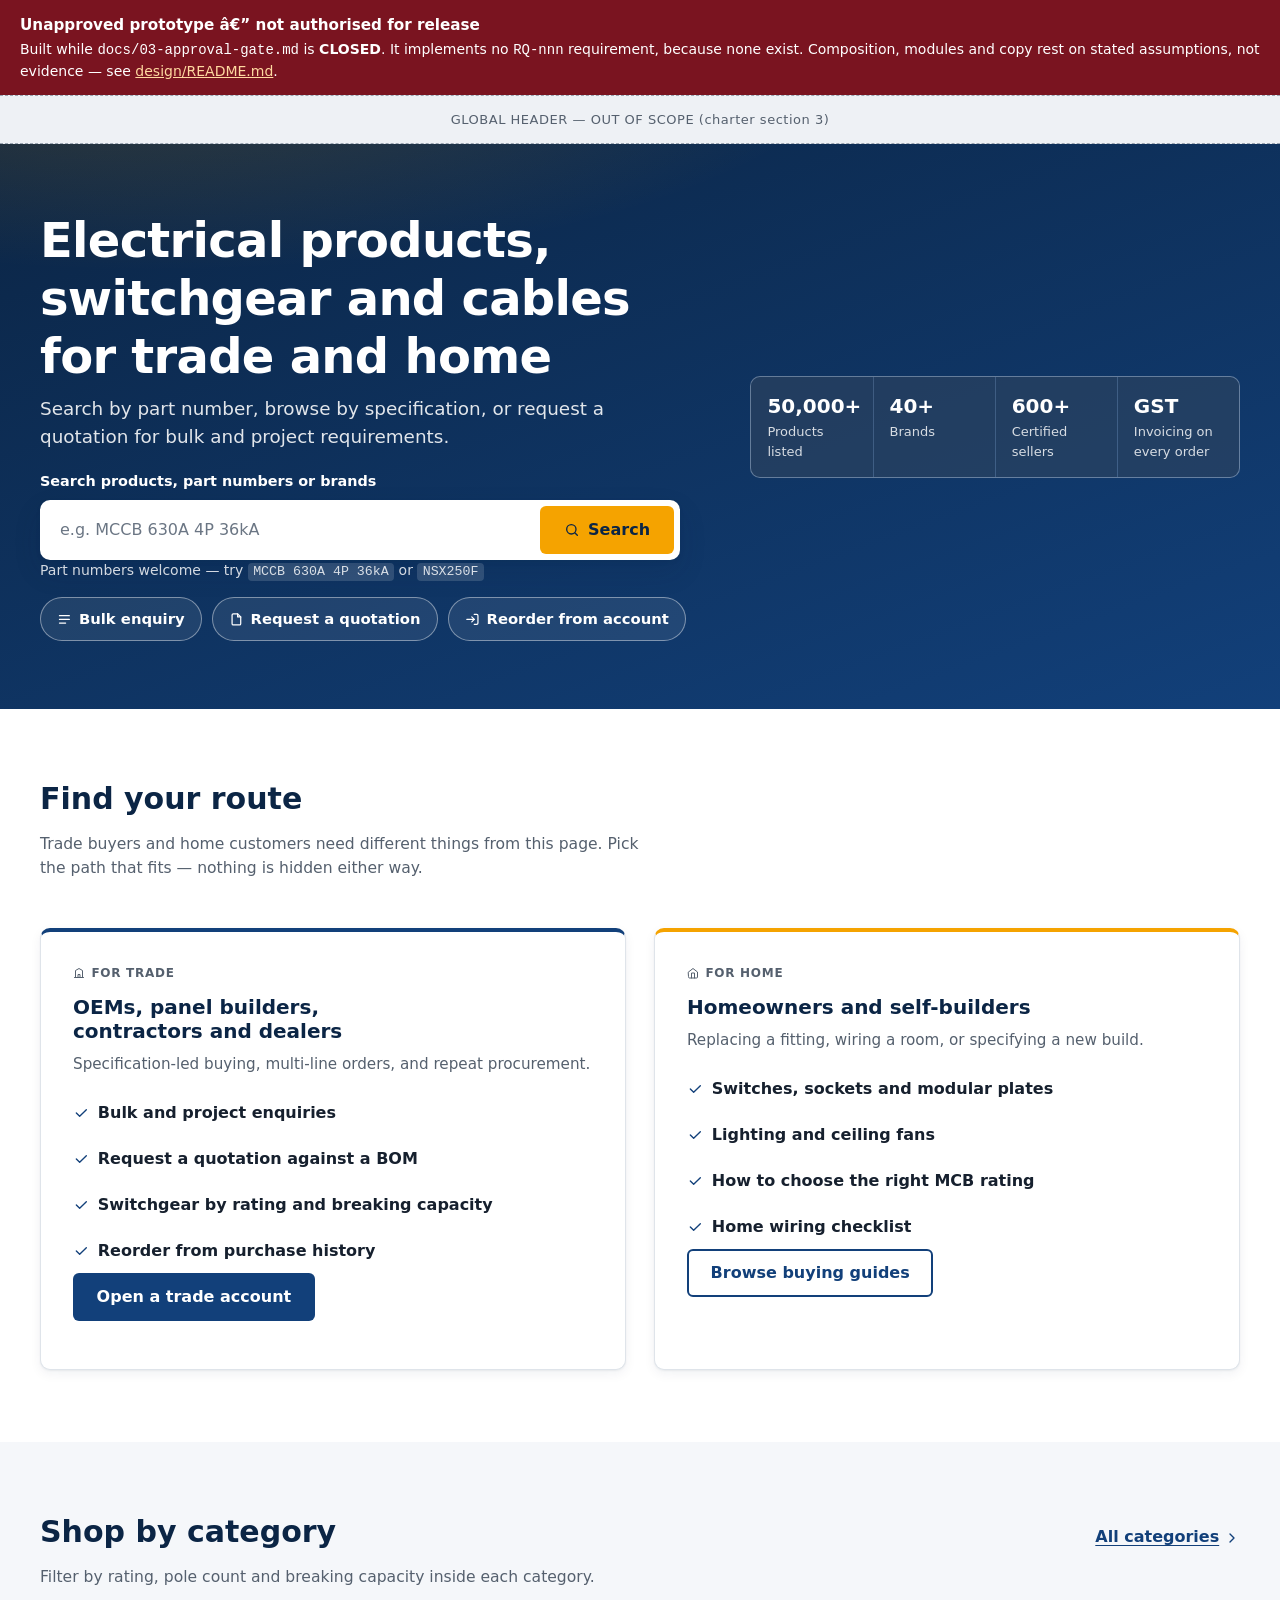
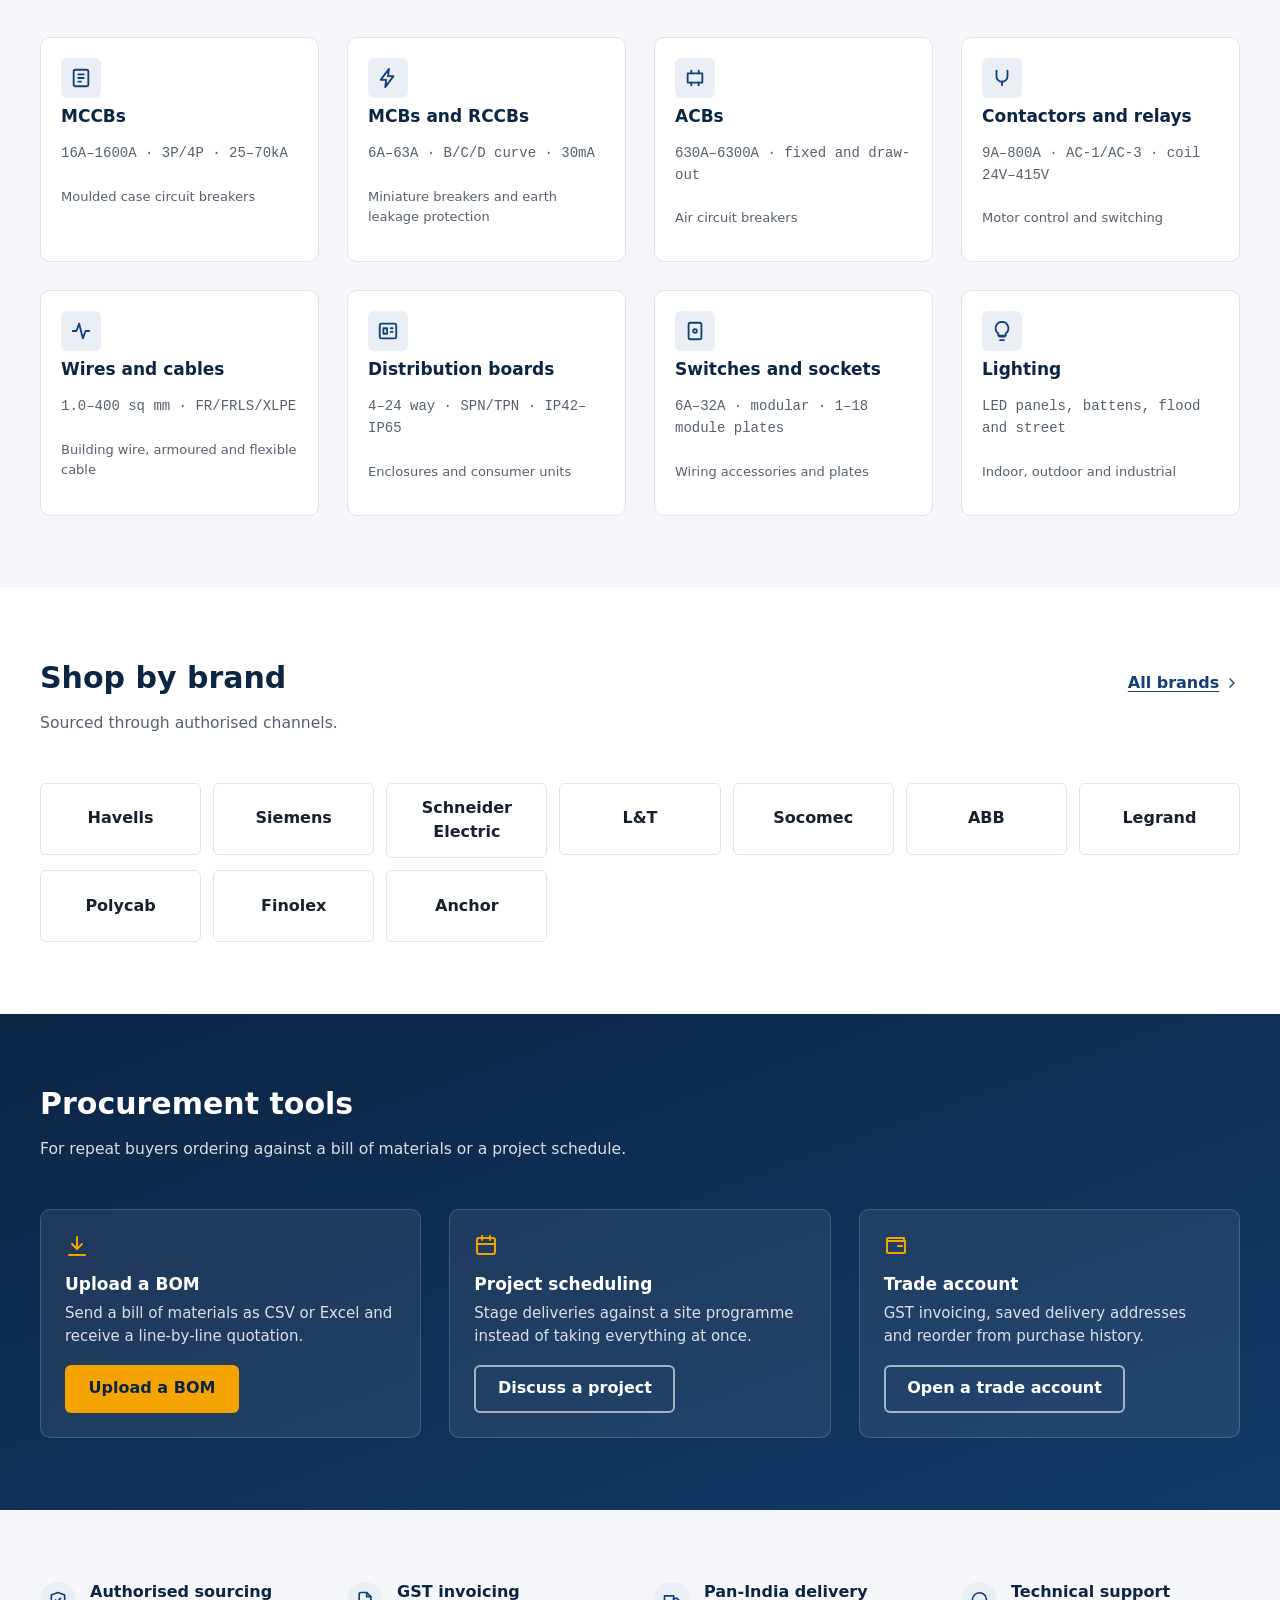
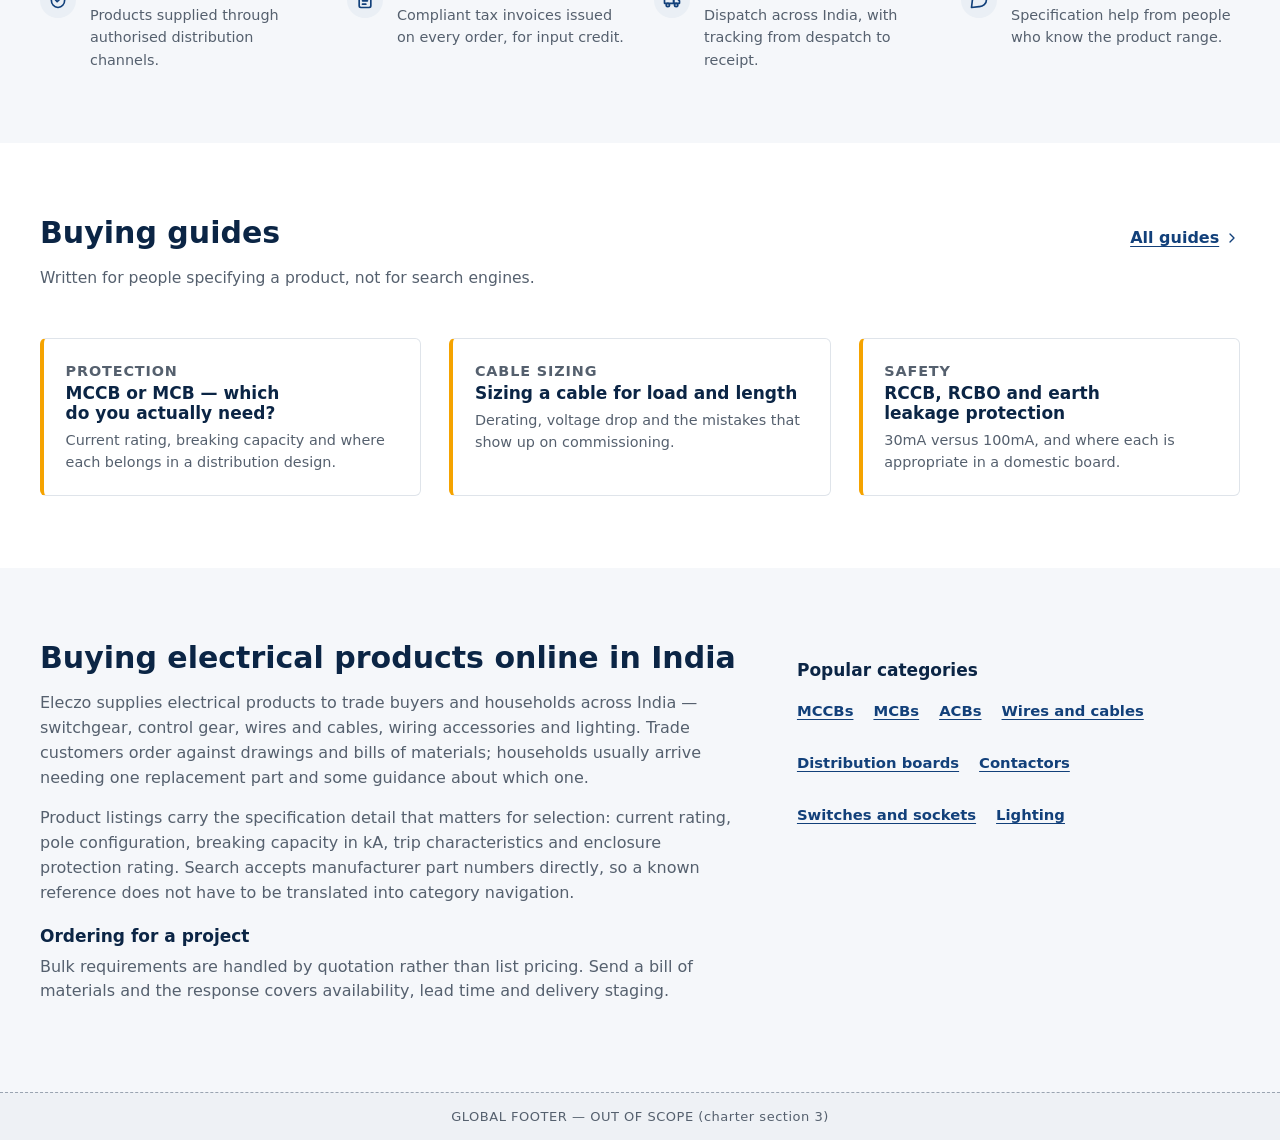
<file: index.html>
﻿<!doctype html>
<html lang="en-IN">
<head>
<meta charset="utf-8">
<meta name="viewport" content="width=device-width, initial-scale=1">
<title>Eleczo Homepage Body â€” Unapproved Prototype</title>
<meta name="description" content="Static prototype of the Eleczo homepage body. Unapproved: the project approval gate is closed and no FRS requirements exist.">
<meta name="robots" content="noindex, nofollow">
<style>
/* Preview chrome only. NOT part of the deliverable â€” the deliverable is
   design/homepage-body.html + design/homepage-body.css. */
body { margin: 0; font-family: system-ui, -apple-system, "Segoe UI", Roboto, sans-serif; }
.pv-banner { background: #7a1420; color: #fff; padding: .85rem 1.25rem; font-size: .875rem; line-height: 1.5; }
.pv-banner strong { display: block; font-size: .95rem; margin-bottom: .15rem; }
.pv-banner a { color: #ffd9a0; }
.pv-stub { background: #eef1f5; border-block: 1px dashed #9aa4b1; color: #55606e;
           padding: 1rem 1.25rem; font-size: .8125rem; text-align: center; letter-spacing: .04em; }
</style>
<link rel="stylesheet" href="design/homepage-body.css">
</head>
<body>

<div class="pv-banner">
  <strong>Unapproved prototype â€” not authorised for release</strong>
  Built while <code>docs/03-approval-gate.md</code> is <b>CLOSED</b>. It implements no
  <code>RQ-nnn</code> requirement, because none exist. Composition, modules and copy rest on
  stated assumptions, not evidence &mdash; see
  <a href="https://github.com/shivaeleczo/Eleczo-Home-Page-Design/blob/main/design/README.md">design/README.md</a>.
</div>

<div class="pv-stub">GLOBAL HEADER &mdash; OUT OF SCOPE (charter section 3)</div>
<!-- ==========================================================================
     Eleczo — Homepage Body
     UNAPPROVED PROTOTYPE. docs/03-approval-gate.md is CLOSED.
     Implements no RQ-nnn — none exist. Rationale + assumptions: design/README.md

     SCOPE: the region between the global header and the global footer only.
     Header, nav, mega-menu and footer are out of scope (charter section 3).

     PASTE TARGET: Magento CMS page/block content, or a Page Builder HTML element.
     Stylesheet: design/homepage-body.css — do not inline it into the block.

     URLs are plain relative paths so this pastes and runs unmodified. To route
     them through Magento's URL resolver, swap href="/switchgear.html" for
     href="{{store url='switchgear.html'}}".

     NUMBERS MARKED [UNVERIFIED] come from RS-001 public sources and are recorded
     as AS-005. Substantiate or remove before this goes near production —
     standards/seo-technical.md forbids unsubstantiated scale claims.
     ========================================================================== -->

<div class="ecz-body">
  <a class="ecz-skip" href="#ecz-categories">Skip to product categories</a>

  <!-- ====================================================================
       HERO — search-first, static.
       No carousel: OQ-002 is unresolved and charter 5.2 makes carousels
       candidates, not defaults. A static hero also protects LCP and CLS.
       CACHING: fully cacheable.
       ==================================================================== -->
  <section class="ecz-hero" aria-labelledby="ecz-hero-title">
    <div class="ecz-wrap ecz-hero__grid">
      <div>
        <h1 id="ecz-hero-title">
          Electrical products, switchgear and cables for trade and home
        </h1>
        <p class="ecz-hero__lede">
          Search by part number, browse by specification, or request a quotation for
          bulk and project requirements.
        </p>

        <!-- Search. Label is persistent and associated; placeholder is not a label. -->
        <form class="ecz-search" action="/catalogsearch/result/" method="get" role="search">
          <label class="ecz-search__label" for="ecz-q">
            Search products, part numbers or brands
          </label>
          <div class="ecz-search__row">
            <input
              class="ecz-search__input"
              id="ecz-q"
              name="q"
              type="search"
              autocomplete="off"
              placeholder="e.g. MCCB 630A 4P 36kA"
              aria-describedby="ecz-q-hint">
            <button class="ecz-btn ecz-btn--accent" type="submit">
              <svg class="ecz-icon" viewBox="0 0 24 24" aria-hidden="true" focusable="false">
                <circle cx="11" cy="11" r="7"></circle><path d="m20 20-3.5-3.5"></path>
              </svg>
              Search
            </button>
          </div>
          <p class="ecz-search__hint" id="ecz-q-hint">
            Part numbers welcome — try <code>MCCB 630A 4P 36kA</code> or <code>NSX250F</code>
          </p>
        </form>

        <ul class="ecz-hero__quick">
          <li>
            <a class="ecz-chip" href="/bulk-enquiry">
              <svg class="ecz-icon" viewBox="0 0 24 24" aria-hidden="true" focusable="false">
                <path d="M4 6h16M4 12h16M4 18h10"></path>
              </svg>
              Bulk enquiry
            </a>
          </li>
          <li>
            <a class="ecz-chip" href="/quotation-request">
              <svg class="ecz-icon" viewBox="0 0 24 24" aria-hidden="true" focusable="false">
                <path d="M14 3H7a2 2 0 0 0-2 2v14a2 2 0 0 0 2 2h10a2 2 0 0 0 2-2V8z"></path>
                <path d="M14 3v5h5"></path>
              </svg>
              Request a quotation
            </a>
          </li>
          <li>
            <a class="ecz-chip" href="/customer/account/login/">
              <svg class="ecz-icon" viewBox="0 0 24 24" aria-hidden="true" focusable="false">
                <path d="M3 12h12"></path><path d="m11 8 4 4-4 4"></path>
                <path d="M15 4h4a2 2 0 0 1 2 2v12a2 2 0 0 1-2 2h-4"></path>
              </svg>
              Reorder from account
            </a>
          </li>
        </ul>
      </div>

      <!-- Factual proof strip. NOT a hero image — avoids the LCP cost while
           the real above-fold asset budget (200KB) is unconfirmed. -->
      <ul class="ecz-hero__proof">
        <li class="ecz-proof__item">
          <!-- [UNVERIFIED] AS-005 -->
          <span class="ecz-proof__n">50,000+</span>
          <span class="ecz-proof__t">Products listed</span>
        </li>
        <li class="ecz-proof__item">
          <!-- [UNVERIFIED] AS-005 -->
          <span class="ecz-proof__n">40+</span>
          <span class="ecz-proof__t">Brands</span>
        </li>
        <li class="ecz-proof__item">
          <!-- [UNVERIFIED] AS-005 -->
          <span class="ecz-proof__n">600+</span>
          <span class="ecz-proof__t">Certified sellers</span>
        </li>
        <li class="ecz-proof__item">
          <span class="ecz-proof__n">GST</span>
          <span class="ecz-proof__t">Invoicing on every order</span>
        </li>
      </ul>
    </div>
  </section>

  <!-- ====================================================================
       SEGMENT ROUTING RAILS — DEC-001 Option 1.
       Fixed body with routing rails, NOT state-adaptive. Option 3 cannot be
       specified until D-12 and D-14 are answered, so the cacheable option
       is used and the routing is explicit rather than inferred.
       CACHING: fully cacheable.
       ==================================================================== -->
  <section class="ecz-section" aria-labelledby="ecz-rails-title">
    <div class="ecz-wrap">
      <div class="ecz-section__head">
        <div>
          <h2 class="ecz-section__title" id="ecz-rails-title">Find your route</h2>
          <p class="ecz-section__intro">
            Trade buyers and home customers need different things from this page.
            Pick the path that fits — nothing is hidden either way.
          </p>
        </div>
      </div>

      <div class="ecz-rails">
        <!-- AUD-1..AUD-5 -->
        <div class="ecz-rail ecz-rail--trade">
          <p class="ecz-rail__tag">
            <svg class="ecz-icon" viewBox="0 0 24 24" aria-hidden="true" focusable="false">
              <path d="M3 21h18"></path><path d="M5 21V7l7-4 7 4v14"></path><path d="M10 21v-6h4v6"></path>
            </svg>
            For trade
          </p>
          <h3 class="ecz-rail__title">OEMs, panel builders, contractors and dealers</h3>
          <p class="ecz-rail__desc">
            Specification-led buying, multi-line orders, and repeat procurement.
          </p>
          <ul class="ecz-rail__list">
            <li>
              <a href="/bulk-enquiry">
                <svg class="ecz-icon" viewBox="0 0 24 24" aria-hidden="true" focusable="false"><path d="m5 12 5 5L20 7"></path></svg>
                Bulk and project enquiries
              </a>
            </li>
            <li>
              <a href="/quotation-request">
                <svg class="ecz-icon" viewBox="0 0 24 24" aria-hidden="true" focusable="false"><path d="m5 12 5 5L20 7"></path></svg>
                Request a quotation against a BOM
              </a>
            </li>
            <li>
              <a href="/switchgear.html">
                <svg class="ecz-icon" viewBox="0 0 24 24" aria-hidden="true" focusable="false"><path d="m5 12 5 5L20 7"></path></svg>
                Switchgear by rating and breaking capacity
              </a>
            </li>
            <li>
              <a href="/customer/account/">
                <svg class="ecz-icon" viewBox="0 0 24 24" aria-hidden="true" focusable="false"><path d="m5 12 5 5L20 7"></path></svg>
                Reorder from purchase history
              </a>
            </li>
          </ul>
          <p class="ecz-rail__cta">
            <a class="ecz-btn ecz-btn--primary" href="/trade">Open a trade account</a>
          </p>
        </div>

        <!-- AUD-6, AUD-7 -->
        <div class="ecz-rail ecz-rail--consumer">
          <p class="ecz-rail__tag">
            <svg class="ecz-icon" viewBox="0 0 24 24" aria-hidden="true" focusable="false">
              <path d="m3 10 9-7 9 7v10a2 2 0 0 1-2 2H5a2 2 0 0 1-2-2z"></path><path d="M9 22V12h6v10"></path>
            </svg>
            For home
          </p>
          <h3 class="ecz-rail__title">Homeowners and self-builders</h3>
          <p class="ecz-rail__desc">
            Replacing a fitting, wiring a room, or specifying a new build.
          </p>
          <ul class="ecz-rail__list">
            <li>
              <a href="/switches-sockets.html">
                <svg class="ecz-icon" viewBox="0 0 24 24" aria-hidden="true" focusable="false"><path d="m5 12 5 5L20 7"></path></svg>
                Switches, sockets and modular plates
              </a>
            </li>
            <li>
              <a href="/lighting.html">
                <svg class="ecz-icon" viewBox="0 0 24 24" aria-hidden="true" focusable="false"><path d="m5 12 5 5L20 7"></path></svg>
                Lighting and ceiling fans
              </a>
            </li>
            <li>
              <a href="/guides/choose-mcb-rating">
                <svg class="ecz-icon" viewBox="0 0 24 24" aria-hidden="true" focusable="false"><path d="m5 12 5 5L20 7"></path></svg>
                How to choose the right MCB rating
              </a>
            </li>
            <li>
              <a href="/guides/home-wiring-checklist">
                <svg class="ecz-icon" viewBox="0 0 24 24" aria-hidden="true" focusable="false"><path d="m5 12 5 5L20 7"></path></svg>
                Home wiring checklist
              </a>
            </li>
          </ul>
          <p class="ecz-rail__cta">
            <a class="ecz-btn ecz-btn--ghost" href="/guides">Browse buying guides</a>
          </p>
        </div>
      </div>
    </div>
  </section>

  <!-- ====================================================================
       CATEGORY ORIENTATION
       Trade vocabulary preserved exactly (standards/seo-technical.md 2).
       Descriptive anchor text, never "click here".
       CACHING: fully cacheable.
       ==================================================================== -->
  <section class="ecz-section ecz-section--tint" id="ecz-categories" aria-labelledby="ecz-cats-title">
    <div class="ecz-wrap">
      <div class="ecz-section__head">
        <div>
          <h2 class="ecz-section__title" id="ecz-cats-title">Shop by category</h2>
          <p class="ecz-section__intro">
            Filter by rating, pole count and breaking capacity inside each category.
          </p>
        </div>
        <a class="ecz-link" href="/categories">
          All categories
          <svg class="ecz-icon" viewBox="0 0 24 24" aria-hidden="true" focusable="false"><path d="m9 6 6 6-6 6"></path></svg>
        </a>
      </div>

      <div class="ecz-cats">
        <article class="ecz-cat">
          <span class="ecz-cat__icon">
            <svg class="ecz-icon" viewBox="0 0 24 24" aria-hidden="true" focusable="false">
              <rect x="4" y="3" width="16" height="18" rx="2"></rect><path d="M9 8h6M9 12h6M9 16h3"></path>
            </svg>
          </span>
          <h3 class="ecz-cat__title"><a href="/switchgear/mccb.html">MCCBs</a></h3>
          <p class="ecz-cat__spec">16A&ndash;1600A &middot; 3P/4P &middot; 25&ndash;70kA</p>
          <p class="ecz-cat__count">Moulded case circuit breakers</p>
        </article>

        <article class="ecz-cat">
          <span class="ecz-cat__icon">
            <svg class="ecz-icon" viewBox="0 0 24 24" aria-hidden="true" focusable="false">
              <path d="M13 2 4 14h6l-1 8 9-12h-6z"></path>
            </svg>
          </span>
          <h3 class="ecz-cat__title"><a href="/switchgear/mcb.html">MCBs and RCCBs</a></h3>
          <p class="ecz-cat__spec">6A&ndash;63A &middot; B/C/D curve &middot; 30mA</p>
          <p class="ecz-cat__count">Miniature breakers and earth leakage protection</p>
        </article>

        <article class="ecz-cat">
          <span class="ecz-cat__icon">
            <svg class="ecz-icon" viewBox="0 0 24 24" aria-hidden="true" focusable="false">
              <path d="M4 7h16v10H4z"></path><path d="M8 7V4M16 7V4M8 20v-3M16 20v-3"></path>
            </svg>
          </span>
          <h3 class="ecz-cat__title"><a href="/switchgear/acb.html">ACBs</a></h3>
          <p class="ecz-cat__spec">630A&ndash;6300A &middot; fixed and draw-out</p>
          <p class="ecz-cat__count">Air circuit breakers</p>
        </article>

        <article class="ecz-cat">
          <span class="ecz-cat__icon">
            <svg class="ecz-icon" viewBox="0 0 24 24" aria-hidden="true" focusable="false">
              <path d="M6 4v6a6 6 0 0 0 12 0V4"></path><path d="M12 16v4"></path>
            </svg>
          </span>
          <h3 class="ecz-cat__title"><a href="/control-gear/contactors.html">Contactors and relays</a></h3>
          <p class="ecz-cat__spec">9A&ndash;800A &middot; AC-1/AC-3 &middot; coil 24V&ndash;415V</p>
          <p class="ecz-cat__count">Motor control and switching</p>
        </article>

        <article class="ecz-cat">
          <span class="ecz-cat__icon">
            <svg class="ecz-icon" viewBox="0 0 24 24" aria-hidden="true" focusable="false">
              <path d="M3 12h4l3-8 4 16 3-8h4"></path>
            </svg>
          </span>
          <h3 class="ecz-cat__title"><a href="/wires-cables.html">Wires and cables</a></h3>
          <p class="ecz-cat__spec">1.0&ndash;400 sq mm &middot; FR/FRLS/XLPE</p>
          <p class="ecz-cat__count">Building wire, armoured and flexible cable</p>
        </article>

        <article class="ecz-cat">
          <span class="ecz-cat__icon">
            <svg class="ecz-icon" viewBox="0 0 24 24" aria-hidden="true" focusable="false">
              <rect x="3" y="4" width="18" height="16" rx="2"></rect><path d="M7 9h4v6H7zM15 9h2M15 13h2"></path>
            </svg>
          </span>
          <h3 class="ecz-cat__title"><a href="/distribution-boards.html">Distribution boards</a></h3>
          <p class="ecz-cat__spec">4&ndash;24 way &middot; SPN/TPN &middot; IP42&ndash;IP65</p>
          <p class="ecz-cat__count">Enclosures and consumer units</p>
        </article>

        <article class="ecz-cat">
          <span class="ecz-cat__icon">
            <svg class="ecz-icon" viewBox="0 0 24 24" aria-hidden="true" focusable="false">
              <rect x="5" y="3" width="14" height="18" rx="2"></rect><circle cx="12" cy="12" r="2"></circle>
            </svg>
          </span>
          <h3 class="ecz-cat__title"><a href="/switches-sockets.html">Switches and sockets</a></h3>
          <p class="ecz-cat__spec">6A&ndash;32A &middot; modular &middot; 1&ndash;18 module plates</p>
          <p class="ecz-cat__count">Wiring accessories and plates</p>
        </article>

        <article class="ecz-cat">
          <span class="ecz-cat__icon">
            <svg class="ecz-icon" viewBox="0 0 24 24" aria-hidden="true" focusable="false">
              <path d="M9 18h6M10 22h4"></path><path d="M12 2a7 7 0 0 0-4 12.7V17h8v-2.3A7 7 0 0 0 12 2z"></path>
            </svg>
          </span>
          <h3 class="ecz-cat__title"><a href="/lighting.html">Lighting</a></h3>
          <p class="ecz-cat__spec">LED panels, battens, flood and street</p>
          <p class="ecz-cat__count">Indoor, outdoor and industrial</p>
        </article>
      </div>
    </div>
  </section>

  <!-- ====================================================================
       BRANDS — text-bearing links. Bare logo images with no accessible name
       are prohibited by standards/seo-technical.md and accessibility.md.
       CACHING: fully cacheable.
       ==================================================================== -->
  <section class="ecz-section" aria-labelledby="ecz-brands-title">
    <div class="ecz-wrap">
      <div class="ecz-section__head">
        <div>
          <h2 class="ecz-section__title" id="ecz-brands-title">Shop by brand</h2>
          <p class="ecz-section__intro">Sourced through authorised channels.</p>
        </div>
        <a class="ecz-link" href="/brands">
          All brands
          <svg class="ecz-icon" viewBox="0 0 24 24" aria-hidden="true" focusable="false"><path d="m9 6 6 6-6 6"></path></svg>
        </a>
      </div>

      <ul class="ecz-brands">
        <li><a class="ecz-brand" href="/brands/havells">Havells</a></li>
        <li><a class="ecz-brand" href="/brands/siemens">Siemens</a></li>
        <li><a class="ecz-brand" href="/brands/schneider-electric">Schneider Electric</a></li>
        <li><a class="ecz-brand" href="/brands/l-and-t">L&amp;T</a></li>
        <li><a class="ecz-brand" href="/brands/socomec">Socomec</a></li>
        <li><a class="ecz-brand" href="/brands/abb">ABB</a></li>
        <li><a class="ecz-brand" href="/brands/legrand">Legrand</a></li>
        <li><a class="ecz-brand" href="/brands/polycab">Polycab</a></li>
        <li><a class="ecz-brand" href="/brands/finolex">Finolex</a></li>
        <li><a class="ecz-brand" href="/brands/anchor">Anchor</a></li>
      </ul>
    </div>
  </section>

  <!-- ====================================================================
       TRADE TOOLS
       CACHING: this band is fully cacheable as written. If an account-state
       variant is added later ("your last order", credit terms), that block
       is hole-punched via private content / ESI. NEVER cacheable="false" —
       it disables FPC for the whole homepage (standards/magento-standards.md).
       ==================================================================== -->
  <section class="ecz-section ecz-tools" aria-labelledby="ecz-tools-title">
    <div class="ecz-wrap">
      <div class="ecz-section__head">
        <div>
          <h2 class="ecz-section__title" id="ecz-tools-title">Procurement tools</h2>
          <p class="ecz-section__intro">
            For repeat buyers ordering against a bill of materials or a project schedule.
          </p>
        </div>
      </div>

      <div class="ecz-tools__grid">
        <article class="ecz-tool">
          <span class="ecz-tool__icon">
            <svg class="ecz-icon" viewBox="0 0 24 24" aria-hidden="true" focusable="false">
              <path d="M12 3v12"></path><path d="m7 10 5 5 5-5"></path><path d="M4 21h16"></path>
            </svg>
          </span>
          <h3>Upload a BOM</h3>
          <p>Send a bill of materials as CSV or Excel and receive a line-by-line quotation.</p>
          <a class="ecz-btn ecz-btn--accent" href="/bom-upload">Upload a BOM</a>
        </article>

        <article class="ecz-tool">
          <span class="ecz-tool__icon">
            <svg class="ecz-icon" viewBox="0 0 24 24" aria-hidden="true" focusable="false">
              <rect x="3" y="4" width="18" height="16" rx="2"></rect><path d="M8 2v4M16 2v4M3 10h18"></path>
            </svg>
          </span>
          <h3>Project scheduling</h3>
          <p>Stage deliveries against a site programme instead of taking everything at once.</p>
          <a class="ecz-btn ecz-btn--on-dark" href="/project-orders">Discuss a project</a>
        </article>

        <article class="ecz-tool">
          <span class="ecz-tool__icon">
            <svg class="ecz-icon" viewBox="0 0 24 24" aria-hidden="true" focusable="false">
              <path d="M20 7H4a1 1 0 0 1-1-1V5a1 1 0 0 1 1-1h16z"></path>
              <path d="M3 7v11a1 1 0 0 0 1 1h16a1 1 0 0 0 1-1V7"></path><path d="M14 12h4"></path>
            </svg>
          </span>
          <h3>Trade account</h3>
          <p>GST invoicing, saved delivery addresses and reorder from purchase history.</p>
          <a class="ecz-btn ecz-btn--on-dark" href="/trade">Open a trade account</a>
        </article>
      </div>
    </div>
  </section>

  <!-- ====================================================================
       TRUST SIGNALS
       Every claim below must be substantiable before production
       (standards/seo-technical.md). No superlatives used.
       CACHING: fully cacheable.
       ==================================================================== -->
  <section class="ecz-section ecz-section--tint" aria-labelledby="ecz-trust-title">
    <div class="ecz-wrap">
      <h2 class="ecz-section__title ecz-vh" id="ecz-trust-title">Why buy from Eleczo</h2>
      <ul class="ecz-trust">
        <li class="ecz-trust__item">
          <span class="ecz-trust__icon">
            <svg class="ecz-icon" viewBox="0 0 24 24" aria-hidden="true" focusable="false">
              <path d="M12 3 4 6v6c0 5 3.4 8.4 8 9 4.6-.6 8-4 8-9V6z"></path><path d="m9 12 2 2 4-4"></path>
            </svg>
          </span>
          <div>
            <h3>Authorised sourcing</h3>
            <p>Products supplied through authorised distribution channels.</p>
          </div>
        </li>

        <li class="ecz-trust__item">
          <span class="ecz-trust__icon">
            <svg class="ecz-icon" viewBox="0 0 24 24" aria-hidden="true" focusable="false">
              <path d="M14 3H7a2 2 0 0 0-2 2v14a2 2 0 0 0 2 2h10a2 2 0 0 0 2-2V8z"></path>
              <path d="M14 3v5h5M9 13h6M9 17h4"></path>
            </svg>
          </span>
          <div>
            <h3>GST invoicing</h3>
            <p>Compliant tax invoices issued on every order, for input credit.</p>
          </div>
        </li>

        <li class="ecz-trust__item">
          <span class="ecz-trust__icon">
            <svg class="ecz-icon" viewBox="0 0 24 24" aria-hidden="true" focusable="false">
              <path d="M3 7h11v9H3z"></path><path d="M14 10h4l3 3v3h-7z"></path>
              <circle cx="7" cy="18" r="2"></circle><circle cx="17" cy="18" r="2"></circle>
            </svg>
          </span>
          <div>
            <h3>Pan-India delivery</h3>
            <p>Dispatch across India, with tracking from despatch to receipt.</p>
          </div>
        </li>

        <li class="ecz-trust__item">
          <span class="ecz-trust__icon">
            <svg class="ecz-icon" viewBox="0 0 24 24" aria-hidden="true" focusable="false">
              <path d="M21 11.5a8.4 8.4 0 0 1-9 8.4L3 21l1.1-9A8.4 8.4 0 1 1 21 11.5z"></path>
            </svg>
          </span>
          <div>
            <h3>Technical support</h3>
            <p>Specification help from people who know the product range.</p>
          </div>
        </li>
      </ul>
    </div>
  </section>

  <!-- ====================================================================
       GUIDANCE — serves AUD-6 and AUD-7, and carries specification-demand
       search traffic onward into categories.
       CACHING: fully cacheable.
       ==================================================================== -->
  <section class="ecz-section" aria-labelledby="ecz-guides-title">
    <div class="ecz-wrap">
      <div class="ecz-section__head">
        <div>
          <h2 class="ecz-section__title" id="ecz-guides-title">Buying guides</h2>
          <p class="ecz-section__intro">
            Written for people specifying a product, not for search engines.
          </p>
        </div>
        <a class="ecz-link" href="/guides">
          All guides
          <svg class="ecz-icon" viewBox="0 0 24 24" aria-hidden="true" focusable="false"><path d="m9 6 6 6-6 6"></path></svg>
        </a>
      </div>

      <div class="ecz-guides">
        <article class="ecz-guide">
          <p class="ecz-guide__kicker">Protection</p>
          <h3><a href="/guides/mccb-vs-mcb">MCCB or MCB — which do you actually need?</a></h3>
          <p>Current rating, breaking capacity and where each belongs in a distribution design.</p>
        </article>

        <article class="ecz-guide">
          <p class="ecz-guide__kicker">Cable sizing</p>
          <h3><a href="/guides/cable-sizing">Sizing a cable for load and length</a></h3>
          <p>Derating, voltage drop and the mistakes that show up on commissioning.</p>
        </article>

        <article class="ecz-guide">
          <p class="ecz-guide__kicker">Safety</p>
          <h3><a href="/guides/rccb-rcbo">RCCB, RCBO and earth leakage protection</a></h3>
          <p>30mA versus 100mA, and where each is appropriate in a domestic board.</p>
        </article>
      </div>
    </div>
  </section>

  <!-- ====================================================================
       SEO CONTENT REGION
       Must be useful to a reader. Keyword-stuffed footer copy is a liability
       (standards/seo-technical.md).
       CACHING: fully cacheable.
       ==================================================================== -->
  <section class="ecz-section ecz-section--tint ecz-about" aria-labelledby="ecz-about-title">
    <div class="ecz-wrap ecz-about__grid">
      <div>
        <h2 class="ecz-section__title" id="ecz-about-title">Buying electrical products online in India</h2>
        <p>
          Eleczo supplies electrical products to trade buyers and households across India —
          switchgear, control gear, wires and cables, wiring accessories and lighting.
          Trade customers order against drawings and bills of materials; households usually
          arrive needing one replacement part and some guidance about which one.
        </p>
        <p>
          Product listings carry the specification detail that matters for selection: current
          rating, pole configuration, breaking capacity in kA, trip characteristics and
          enclosure protection rating. Search accepts manufacturer part numbers directly,
          so a known reference does not have to be translated into category navigation.
        </p>

        <h3>Ordering for a project</h3>
        <p>
          Bulk requirements are handled by quotation rather than list pricing. Send a bill of
          materials and the response covers availability, lead time and delivery staging.
        </p>
      </div>

      <div>
        <h3>Popular categories</h3>
        <ul class="ecz-about__links">
          <li><a class="ecz-link" href="/switchgear/mccb.html">MCCBs</a></li>
          <li><a class="ecz-link" href="/switchgear/mcb.html">MCBs</a></li>
          <li><a class="ecz-link" href="/switchgear/acb.html">ACBs</a></li>
          <li><a class="ecz-link" href="/wires-cables.html">Wires and cables</a></li>
          <li><a class="ecz-link" href="/distribution-boards.html">Distribution boards</a></li>
          <li><a class="ecz-link" href="/control-gear/contactors.html">Contactors</a></li>
          <li><a class="ecz-link" href="/switches-sockets.html">Switches and sockets</a></li>
          <li><a class="ecz-link" href="/lighting.html">Lighting</a></li>
        </ul>
      </div>
    </div>
  </section>
</div>

<!-- ==========================================================================
     STRUCTURED DATA
     Organization and WebSite+SearchAction only. Product markup is deliberately
     omitted: no products are presented on this page, and inaccurate markup is
     worse than none (standards/seo-technical.md).
     Replace the placeholder logo path before production.
     ========================================================================== -->
<script type="application/ld+json">
{
  "@context": "https://schema.org",
  "@graph": [
    {
      "@type": "Organization",
      "@id": "https://www.eleczo.com/#organization",
      "name": "Eleczo",
      "legalName": "Mohan Exim India Private Limited",
      "url": "https://www.eleczo.com/",
      "logo": "https://www.eleczo.com/media/logo/eleczo-logo.png"
    },
    {
      "@type": "WebSite",
      "@id": "https://www.eleczo.com/#website",
      "url": "https://www.eleczo.com/",
      "name": "Eleczo",
      "publisher": { "@id": "https://www.eleczo.com/#organization" },
      "potentialAction": {
        "@type": "SearchAction",
        "target": {
          "@type": "EntryPoint",
          "urlTemplate": "https://www.eleczo.com/catalogsearch/result/?q={search_term_string}"
        },
        "query-input": "required name=search_term_string"
      }
    }
  ]
}
</script>
<div class="pv-stub">GLOBAL FOOTER &mdash; OUT OF SCOPE (charter section 3)</div>

</body>
</html>
</file>
<file: design/homepage-body.css>
@charset "UTF-8";
/* ==========================================================================
   Eleczo — Homepage Body
   UNAPPROVED PROTOTYPE. Built while docs/03-approval-gate.md is CLOSED.
   Implements no RQ-nnn (none exist). Design rationale: design/README.md

   All selectors are namespaced .ecz- to avoid collision with Luma, Hyva,
   Page Builder and any third-party extension stylesheet.
   No webfonts, no external requests, no JavaScript dependency.
   ========================================================================== */

/* --------------------------------------------------------------------------
   1. Design tokens
   -------------------------------------------------------------------------- */
.ecz-body {
  /* Brand */
  --ecz-navy:        #0b2545;
  --ecz-blue:        #12407a;
  --ecz-blue-dark:   #0e3260;
  --ecz-amber:       #f5a300;
  --ecz-amber-dark:  #c98400;

  /* Neutrals — all text pairings verified >= 4.5:1 on their background */
  --ecz-ink:         #16202e;  /* on #fff  = 14.8:1 */
  --ecz-muted:       #55606e;  /* on #fff  =  6.0:1 */
  --ecz-line:        #dfe4ea;
  --ecz-surface:     #ffffff;
  --ecz-subtle:      #f5f7fa;
  --ecz-subtle-2:    #eaeff5;

  /* Status — never colour alone; always paired with text or an icon */
  --ecz-ok:          #1c6b3c;  /* on #fff  =  5.3:1 */
  --ecz-warn:        #8a5300;  /* on #fff  =  6.1:1 */

  /* Scale */
  --ecz-gap:         clamp(1rem, 2.5vw, 1.75rem);
  --ecz-section-y:   clamp(2.5rem, 6vw, 4.5rem);
  --ecz-radius:      10px;
  --ecz-radius-sm:   6px;
  --ecz-maxw:        1280px;

  /* Minimum interactive size. 2.2 AA requires 24px; the trade audience
     operates a phone on site, sometimes gloved, so 44px is used. */
  --ecz-tap:         44px;

  --ecz-shadow:      0 1px 2px rgba(11, 37, 69, .06), 0 4px 12px rgba(11, 37, 69, .06);
  --ecz-shadow-lift: 0 2px 4px rgba(11, 37, 69, .08), 0 12px 28px rgba(11, 37, 69, .12);

  --ecz-font: system-ui, -apple-system, "Segoe UI", Roboto, "Helvetica Neue",
              Arial, "Noto Sans", sans-serif;
  --ecz-font-mono: ui-monospace, SFMono-Regular, "SF Mono", Menlo, Consolas,
                   "Liberation Mono", monospace;
}

/* --------------------------------------------------------------------------
   2. Base
   -------------------------------------------------------------------------- */
.ecz-body {
  font-family: var(--ecz-font);
  color: var(--ecz-ink);
  background: var(--ecz-surface);
  line-height: 1.55;
  -webkit-text-size-adjust: 100%;
  text-size-adjust: 100%;
}

.ecz-body *,
.ecz-body *::before,
.ecz-body *::after { box-sizing: border-box; }

.ecz-body img,
.ecz-body svg { max-width: 100%; }

.ecz-body img { height: auto; }

.ecz-body h1, .ecz-body h2, .ecz-body h3, .ecz-body h4 {
  margin: 0 0 .5em;
  line-height: 1.2;
  color: var(--ecz-navy);
  text-wrap: balance;
}

.ecz-body p { margin: 0 0 1em; }
.ecz-body ul { margin: 0; padding: 0; list-style: none; }

/* Focus. Restyled, never removed — standards/accessibility.md. */
.ecz-body :focus-visible {
  outline: 3px solid var(--ecz-amber);
  outline-offset: 2px;
  border-radius: var(--ecz-radius-sm);
}
/* On dark surfaces the amber ring alone can fall below 3:1 against navy,
   so a white halo is added. */
.ecz-hero :focus-visible,
.ecz-tools :focus-visible {
  outline-color: #fff;
  box-shadow: 0 0 0 6px rgba(245, 163, 0, .85);
}

/* --------------------------------------------------------------------------
   3. Layout utilities
   -------------------------------------------------------------------------- */
.ecz-wrap {
  width: 100%;
  max-width: var(--ecz-maxw);
  margin-inline: auto;
  padding-inline: clamp(1rem, 4vw, 2.5rem);
}

.ecz-section { padding-block: var(--ecz-section-y); }
.ecz-section--tint { background: var(--ecz-subtle); }

.ecz-section__head {
  display: flex;
  flex-wrap: wrap;
  align-items: baseline;
  justify-content: space-between;
  gap: .75rem 1.5rem;
  margin-bottom: clamp(1.25rem, 3vw, 2rem);
}

.ecz-section__title { font-size: clamp(1.375rem, 1rem + 1.4vw, 1.875rem); margin: 0; }

.ecz-section__intro {
  margin: .35rem 0 0;
  color: var(--ecz-muted);
  max-width: 62ch;
  font-size: .975rem;
}

.ecz-vh {
  position: absolute !important;
  width: 1px; height: 1px;
  padding: 0; margin: -1px;
  overflow: hidden;
  clip-path: inset(50%);
  white-space: nowrap;
  border: 0;
}

.ecz-skip {
  position: absolute;
  left: -9999px;
  top: 0;
  z-index: 100;
  padding: .75rem 1.25rem;
  background: var(--ecz-navy);
  color: #fff;
  font-weight: 600;
  border-radius: 0 0 var(--ecz-radius-sm) 0;
}
.ecz-skip:focus { left: 0; }

/* --------------------------------------------------------------------------
   4. Buttons and links
   -------------------------------------------------------------------------- */
.ecz-btn {
  display: inline-flex;
  align-items: center;
  justify-content: center;
  gap: .5rem;
  min-height: var(--ecz-tap);
  padding: .6rem 1.35rem;
  border: 2px solid transparent;
  border-radius: var(--ecz-radius-sm);
  font: inherit;
  font-weight: 650;
  text-decoration: none;
  cursor: pointer;
  transition: background-color .15s ease, border-color .15s ease, color .15s ease;
}

.ecz-btn--primary { background: var(--ecz-blue); color: #fff; }
.ecz-btn--primary:hover { background: var(--ecz-blue-dark); }

.ecz-btn--accent { background: var(--ecz-amber); color: var(--ecz-navy); }
.ecz-btn--accent:hover { background: var(--ecz-amber-dark); color: #fff; }

.ecz-btn--ghost {
  background: transparent;
  color: var(--ecz-blue);
  border-color: currentColor;
}
.ecz-btn--ghost:hover { background: var(--ecz-subtle); }

.ecz-btn--on-dark {
  background: transparent;
  color: #fff;
  border-color: rgba(255,255,255,.6);
}
.ecz-btn--on-dark:hover { background: rgba(255,255,255,.12); border-color: #fff; }

.ecz-link {
  color: var(--ecz-blue);
  font-weight: 600;
  text-decoration: underline;
  text-underline-offset: 3px;
  display: inline-flex;
  align-items: center;
  gap: .3rem;
  min-height: var(--ecz-tap);
}
.ecz-link:hover { color: var(--ecz-blue-dark); }

.ecz-icon { flex: none; width: 1em; height: 1em; fill: none; stroke: currentColor;
            stroke-width: 2; stroke-linecap: round; stroke-linejoin: round; }

/* --------------------------------------------------------------------------
   5. Hero — search-first, static. No carousel (OQ-002, charter 5.2).
      Caching: fully cacheable.
   -------------------------------------------------------------------------- */
.ecz-hero {
  background:
    radial-gradient(1200px 400px at 12% -20%, rgba(245,163,0,.20), transparent 60%),
    linear-gradient(160deg, var(--ecz-navy) 0%, var(--ecz-blue) 100%);
  color: #fff;
  padding-block: clamp(2.5rem, 6vw, 4.25rem);
}

.ecz-hero__grid {
  display: grid;
  gap: clamp(1.75rem, 4vw, 3rem);
  grid-template-columns: 1fr;
  align-items: center;
}

.ecz-hero h1 {
  color: #fff;
  font-size: clamp(1.75rem, 1.1rem + 2.6vw, 3rem);
  letter-spacing: -.015em;
  margin-bottom: .6rem;
}

.ecz-hero__lede {
  color: rgba(255,255,255,.88);
  font-size: clamp(1rem, .95rem + .3vw, 1.15rem);
  max-width: 54ch;
  margin-bottom: 1.5rem;
}

/* Search. Label is persistent and programmatically associated —
   placeholder is not a label (standards/accessibility.md). */
.ecz-search { max-width: 40rem; }

.ecz-search__label {
  display: block;
  font-weight: 650;
  font-size: .9rem;
  margin-bottom: .45rem;
  color: #fff;
}

.ecz-search__row {
  display: flex;
  flex-wrap: wrap;
  gap: .5rem;
  background: #fff;
  padding: .4rem;
  border-radius: var(--ecz-radius);
  box-shadow: var(--ecz-shadow-lift);
}

.ecz-search__input {
  flex: 1 1 12rem;
  min-width: 0;
  min-height: var(--ecz-tap);
  padding: .5rem .85rem;
  border: 0;
  border-radius: var(--ecz-radius-sm);
  font: inherit;
  font-size: 1rem;
  color: var(--ecz-ink);
  background: transparent;
}
.ecz-search__input::placeholder { color: #6b7684; }

.ecz-search__hint {
  margin: .6rem 0 0;
  font-size: .875rem;
  color: rgba(255,255,255,.82);
}
.ecz-search__hint code {
  font-family: var(--ecz-font-mono);
  font-size: .95em;
  background: rgba(255,255,255,.14);
  padding: .1em .4em;
  border-radius: 4px;
}

/* Quick trade actions under the search */
.ecz-hero__quick {
  display: flex;
  flex-wrap: wrap;
  gap: .625rem;
  margin-top: 1.5rem;
}

.ecz-chip {
  display: inline-flex;
  align-items: center;
  gap: .45rem;
  min-height: var(--ecz-tap);
  padding: .45rem 1rem;
  border: 1px solid rgba(255,255,255,.42);
  border-radius: 999px;
  background: rgba(255,255,255,.08);
  color: #fff;
  font-size: .925rem;
  font-weight: 600;
  text-decoration: none;
}
.ecz-chip:hover { background: rgba(255,255,255,.18); border-color: #fff; }

/* Proof strip — factual, no superlatives (standards/seo-technical.md) */
.ecz-hero__proof {
  display: grid;
  grid-template-columns: repeat(2, minmax(0, 1fr));
  gap: 1px;
  margin-top: 2rem;
  background: rgba(255,255,255,.2);
  border: 1px solid rgba(255,255,255,.2);
  border-radius: var(--ecz-radius);
  overflow: hidden;
}

.ecz-proof__item {
  background: rgba(11,37,69,.55);
  padding: .9rem 1rem;
}
.ecz-proof__n { display: block; font-size: 1.25rem; font-weight: 700; }
.ecz-proof__t { display: block; font-size: .8125rem; color: rgba(255,255,255,.82); }

/* --------------------------------------------------------------------------
   6. Segment routing rails — DEC-001 Option 1
      Caching: fully cacheable.
   -------------------------------------------------------------------------- */
.ecz-rails {
  display: grid;
  gap: var(--ecz-gap);
  grid-template-columns: 1fr;
}

.ecz-rail {
  display: flex;
  flex-direction: column;
  padding: clamp(1.25rem, 3vw, 2rem);
  background: var(--ecz-surface);
  border: 1px solid var(--ecz-line);
  border-radius: var(--ecz-radius);
  box-shadow: var(--ecz-shadow);
}

.ecz-rail--trade { border-top: 4px solid var(--ecz-blue); }
.ecz-rail--consumer { border-top: 4px solid var(--ecz-amber); }

.ecz-rail__tag {
  display: inline-flex;
  align-self: flex-start;
  align-items: center;
  gap: .4rem;
  font-size: .75rem;
  font-weight: 700;
  letter-spacing: .06em;
  text-transform: uppercase;
  color: var(--ecz-muted);
  margin-bottom: .6rem;
}

.ecz-rail__title { font-size: 1.25rem; margin-bottom: .35rem; }
.ecz-rail__desc { color: var(--ecz-muted); font-size: .95rem; }

.ecz-rail__list { margin: .25rem 0 1.25rem; display: grid; gap: .125rem; }
.ecz-rail__list a {
  display: flex;
  align-items: center;
  gap: .55rem;
  min-height: var(--ecz-tap);
  padding: .35rem .5rem;
  margin-inline: -.5rem;
  border-radius: var(--ecz-radius-sm);
  color: var(--ecz-ink);
  text-decoration: none;
  font-weight: 550;
}
.ecz-rail__list a:hover { background: var(--ecz-subtle); color: var(--ecz-blue); }
.ecz-rail__list a .ecz-icon { color: var(--ecz-blue); }

.ecz-rail__cta { margin-top: auto; }

/* --------------------------------------------------------------------------
   7. Category orientation
      Caching: fully cacheable.
   -------------------------------------------------------------------------- */
.ecz-cats {
  display: grid;
  gap: var(--ecz-gap);
  grid-template-columns: repeat(auto-fill, minmax(15rem, 1fr));
}

.ecz-cat {
  position: relative;
  display: flex;
  flex-direction: column;
  gap: .5rem;
  padding: 1.25rem;
  background: var(--ecz-surface);
  border: 1px solid var(--ecz-line);
  border-radius: var(--ecz-radius);
  transition: border-color .15s ease, box-shadow .15s ease, transform .15s ease;
}
.ecz-cat:hover { border-color: var(--ecz-blue); box-shadow: var(--ecz-shadow-lift); transform: translateY(-2px); }

.ecz-cat__icon {
  width: 2.5rem; height: 2.5rem;
  display: grid; place-items: center;
  border-radius: var(--ecz-radius-sm);
  background: var(--ecz-subtle-2);
  color: var(--ecz-blue);
}
.ecz-cat__icon .ecz-icon { width: 1.375rem; height: 1.375rem; }

.ecz-cat__title { font-size: 1.0625rem; margin: 0; }

/* Whole-card click target without nesting interactive elements */
.ecz-cat__title a { color: inherit; text-decoration: none; }
.ecz-cat__title a::after { content: ""; position: absolute; inset: 0; border-radius: inherit; }
.ecz-cat__title a:hover { color: var(--ecz-blue); }

.ecz-cat__spec {
  margin: 0;
  font-size: .875rem;
  color: var(--ecz-muted);
  font-family: var(--ecz-font-mono);
}

.ecz-cat__count { margin: 0; font-size: .8125rem; color: var(--ecz-muted); }

/* --------------------------------------------------------------------------
   8. Brands — text-bearing links, never bare logos (standards/seo-technical.md)
      Caching: fully cacheable.
   -------------------------------------------------------------------------- */
.ecz-brands {
  display: grid;
  gap: .75rem;
  grid-template-columns: repeat(auto-fill, minmax(9.5rem, 1fr));
}

.ecz-brand {
  display: flex;
  align-items: center;
  justify-content: center;
  min-height: 4.5rem;
  padding: .75rem 1rem;
  background: var(--ecz-surface);
  border: 1px solid var(--ecz-line);
  border-radius: var(--ecz-radius-sm);
  color: var(--ecz-ink);
  font-weight: 650;
  text-align: center;
  text-decoration: none;
}
.ecz-brand:hover { border-color: var(--ecz-blue); color: var(--ecz-blue); background: var(--ecz-subtle); }

/* --------------------------------------------------------------------------
   9. Trade tools band
      Caching: fully cacheable. The account-state variant is hole-punched —
      see design/README.md. Never cacheable="false".
   -------------------------------------------------------------------------- */
.ecz-tools {
  background: linear-gradient(160deg, var(--ecz-navy), #133a68);
  color: #fff;
}
.ecz-tools .ecz-section__title { color: #fff; }
.ecz-tools .ecz-section__intro { color: rgba(255,255,255,.85); }

.ecz-tools__grid {
  display: grid;
  gap: var(--ecz-gap);
  grid-template-columns: repeat(auto-fit, minmax(16rem, 1fr));
}

.ecz-tool {
  display: flex;
  flex-direction: column;
  gap: .5rem;
  padding: 1.5rem;
  background: rgba(255,255,255,.07);
  border: 1px solid rgba(255,255,255,.16);
  border-radius: var(--ecz-radius);
}

.ecz-tool h3 { color: #fff; font-size: 1.0625rem; margin: 0; }
.ecz-tool p { color: rgba(255,255,255,.84); font-size: .9375rem; margin: 0 0 .5rem; }
.ecz-tool .ecz-btn { align-self: flex-start; margin-top: auto; }
.ecz-tool__icon { color: var(--ecz-amber); }
.ecz-tool__icon .ecz-icon { width: 1.5rem; height: 1.5rem; }

/* --------------------------------------------------------------------------
   10. Trust signals — substantiable claims only
       Caching: fully cacheable.
   -------------------------------------------------------------------------- */
.ecz-trust {
  display: grid;
  gap: var(--ecz-gap);
  grid-template-columns: repeat(auto-fit, minmax(14rem, 1fr));
}

.ecz-trust__item {
  display: flex;
  gap: .875rem;
  align-items: flex-start;
}

.ecz-trust__icon {
  flex: none;
  width: 2.25rem; height: 2.25rem;
  display: grid; place-items: center;
  border-radius: 50%;
  background: var(--ecz-subtle-2);
  color: var(--ecz-blue);
}
.ecz-trust__icon .ecz-icon { width: 1.25rem; height: 1.25rem; }

.ecz-trust__item h3 { font-size: 1rem; margin: 0 0 .2rem; }
.ecz-trust__item p { font-size: .9rem; color: var(--ecz-muted); margin: 0; }

/* --------------------------------------------------------------------------
   11. Guidance — serves AUD-6 / AUD-7
       Caching: fully cacheable.
   -------------------------------------------------------------------------- */
.ecz-guides {
  display: grid;
  gap: var(--ecz-gap);
  grid-template-columns: repeat(auto-fit, minmax(17rem, 1fr));
}

.ecz-guide {
  position: relative;
  display: flex;
  flex-direction: column;
  padding: 1.35rem;
  background: var(--ecz-surface);
  border: 1px solid var(--ecz-line);
  border-left: 4px solid var(--ecz-amber);
  border-radius: var(--ecz-radius-sm);
}

.ecz-guide__kicker {
  font-size: .75rem;
  font-weight: 700;
  letter-spacing: .06em;
  text-transform: uppercase;
  color: var(--ecz-warn);
  margin-bottom: .4rem;
}

.ecz-guide h3 { font-size: 1.0625rem; margin: 0 0 .35rem; }
.ecz-guide h3 a { color: inherit; text-decoration: none; }
.ecz-guide h3 a::after { content: ""; position: absolute; inset: 0; }
.ecz-guide h3 a:hover { color: var(--ecz-blue); }
.ecz-guide p { font-size: .9rem; color: var(--ecz-muted); margin: 0; }

/* --------------------------------------------------------------------------
   12. SEO content region — must be useful to a reader
       Caching: fully cacheable.
   -------------------------------------------------------------------------- */
.ecz-about__grid {
  display: grid;
  gap: clamp(1.5rem, 4vw, 3rem);
  grid-template-columns: 1fr;
}
.ecz-about p { color: var(--ecz-muted); max-width: 68ch; }
.ecz-about h3 { font-size: 1.0625rem; margin-top: 1.25rem; }

.ecz-about__links {
  display: flex;
  flex-wrap: wrap;
  gap: .5rem 1.25rem;
}
.ecz-about__links a { font-size: .925rem; }

/* --------------------------------------------------------------------------
   13. Breakpoints. Verified for 320px reflow with no horizontal scroll.
   -------------------------------------------------------------------------- */
@media (min-width: 30rem) {
  .ecz-hero__proof { grid-template-columns: repeat(4, minmax(0, 1fr)); }
}

@media (min-width: 48rem) {
  .ecz-rails { grid-template-columns: repeat(2, minmax(0, 1fr)); }
  .ecz-about__grid { grid-template-columns: 1.6fr 1fr; }
}

@media (min-width: 62rem) {
  .ecz-hero__grid { grid-template-columns: 1.15fr .85fr; }
}

/* --------------------------------------------------------------------------
   14. Preferences and print
   -------------------------------------------------------------------------- */
@media (prefers-reduced-motion: reduce) {
  .ecz-body *,
  .ecz-body *::before,
  .ecz-body *::after {
    animation-duration: .01ms !important;
    animation-iteration-count: 1 !important;
    transition-duration: .01ms !important;
    scroll-behavior: auto !important;
  }
  .ecz-cat:hover { transform: none; }
}

@media (prefers-contrast: more) {
  .ecz-body { --ecz-muted: #3b444f; --ecz-line: #9aa4b1; }
}

@media print {
  .ecz-hero, .ecz-tools { background: #fff !important; color: #000 !important; }
  .ecz-hero h1, .ecz-tools .ecz-section__title { color: #000 !important; }
  .ecz-btn, .ecz-chip { border: 1px solid #000 !important; color: #000 !important; background: none !important; }
}
</file>
